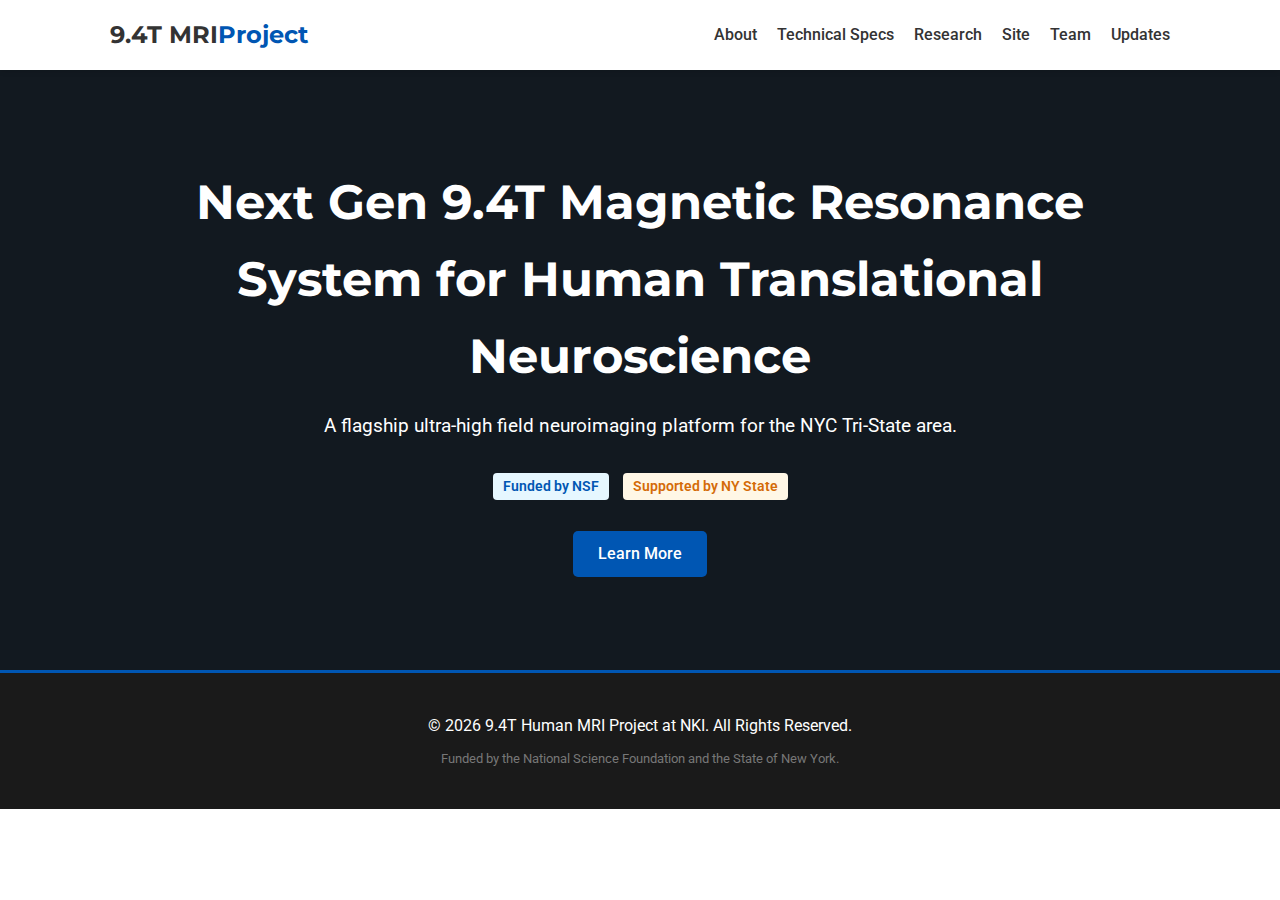
<file: index.html>
<!DOCTYPE html>
<html lang="en">
<head>
    <meta charset="UTF-8">
    <meta name="viewport" content="width=device-width, initial-scale=1.0">
    <title>Next Gen 9.4T Magnetic Resonance system for Translational Neuroscience</title>
    <link rel="stylesheet" href="css/style.css">
    <link rel="preconnect" href="https://fonts.googleapis.com">
    <link rel="preconnect" href="https://fonts.gstatic.com" crossorigin>
    <link href="https://fonts.googleapis.com/css2?family=Roboto:wght@300;400;500;700&family=Montserrat:wght@400;600;700&display=swap" rel="stylesheet">
    <link rel="stylesheet" href="https://cdnjs.cloudflare.com/ajax/libs/font-awesome/6.0.0/css/all.min.css">
</head>
<body>

    <!-- Navigation -->
    <nav class="navbar">
        <div class="container">
            <a href="index.html" class="logo">9.4T MRI <span class="highlight">Project</span></a>
            <ul class="nav-links">
                <li><a href="about.html">About</a></li>
                <li><a href="specs.html">Technical Specs</a></li>
                <li><a href="research.html">Research</a></li>
                <li><a href="site.html">Site</a></li>
                <li><a href="team.html">Team</a></li>
                <li><a href="updates.html">Updates</a></li>
            </ul>
            <div class="menu-toggle">
                <i class="fas fa-bars"></i>
            </div>
        </div>
    </nav>

    <!-- Hero Section -->
    <header class="hero">
        <div class="container">
            <h1>Next Gen 9.4T Magnetic Resonance System for Human Translational Neuroscience</h1>
            <p class="lead">A flagship ultra-high field neuroimaging platform for the NYC Tri-State area.</p>
            <div class="funding-badges">
                <span class="badge nsf">Funded by NSF</span>
                <span class="badge nys">Supported by NY State</span>
            </div>
            <a href="about.html" class="btn btn-primary">Learn More</a>
        </div>
    </header>

    <!-- Footer -->
    <footer>
        <div class="container">
            <p>&copy; 2026 9.4T Human MRI Project at NKI. All Rights Reserved.</p>
            <p class="small">Funded by the National Science Foundation and the State of New York.</p>
        </div>
    </footer>

    <script src="js/script.js"></script>
</body>
</html>
</file>
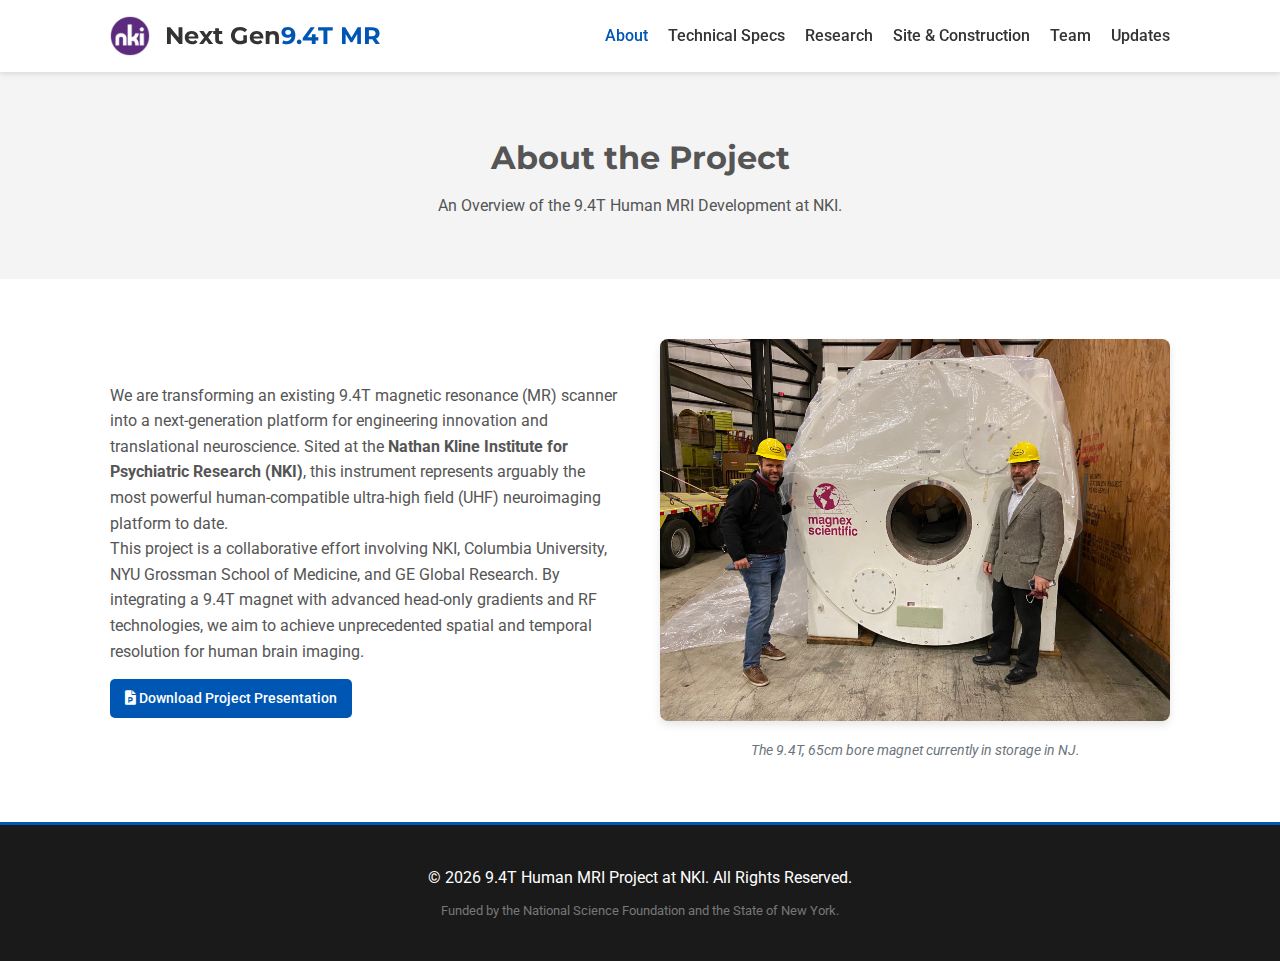
<file: about.html>
<!DOCTYPE html>
<html lang="en">
<head>
    <meta charset="UTF-8">
    <meta name="viewport" content="width=device-width, initial-scale=1.0">
    <title>About - Next Gen 9.4T Magnetic Resonance system for Translational Neuroscience</title>
    <link rel="stylesheet" href="css/style.css">
    <link rel="preconnect" href="https://fonts.googleapis.com">
    <link rel="preconnect" href="https://fonts.gstatic.com" crossorigin>
    <link href="https://fonts.googleapis.com/css2?family=Roboto:wght@300;400;500;700&family=Montserrat:wght@400;600;700&display=swap" rel="stylesheet">
    <link rel="stylesheet" href="https://cdnjs.cloudflare.com/ajax/libs/font-awesome/6.0.0/css/all.min.css">
</head>
<body>

    <!-- Navigation -->
    <nav class="navbar">
        <div class="container">
            <a href="index.html" class="logo">
                <img src="images/NKI_Logo.jpg" alt="NKI Logo">
                Next Gen <span class="highlight"> 9.4T MR</span>
            </a>
            <ul class="nav-links">
                <li><a href="about.html" class="active">About</a></li>
                <li><a href="specs.html">Technical Specs</a></li>
                <li><a href="research.html">Research</a></li>
                <li><a href="site.html">Site & Construction</a></li>
                <li><a href="team.html">Team</a></li>
                <li><a href="updates.html">Updates</a></li>
            </ul>
            <div class="menu-toggle">
                <i class="fas fa-bars"></i>
            </div>
        </div>
    </nav>

    <!-- Header -->
    <header class="page-header">
        <div class="container">
            <h1>About the Project</h1>
            <p>An Overview of the 9.4T Human MRI Development at NKI.</p>
        </div>
    </header>

    <!-- About Section -->
    <section class="section">
        <div class="container">
            <div class="content-grid">
                <div class="text-content">
                    <p>
                        We are transforming an existing 9.4T magnetic resonance (MR) scanner into a next-generation platform for engineering innovation and translational neuroscience. Sited at the <strong>Nathan Kline Institute for Psychiatric Research (NKI)</strong>, this instrument represents arguably the most powerful human-compatible ultra-high field (UHF) neuroimaging platform to date.
                    </p>
                    <p>
                        This project is a collaborative effort involving NKI, Columbia University, NYU Grossman School of Medicine, and GE Global Research. By integrating a 9.4T magnet with advanced head-only gradients and RF technologies, we aim to achieve unprecedented spatial and temporal resolution for human brain imaging.
                    </p>
                    <p style="margin-top: 15px;">
                        <a href="9.4T_at_NKI_2025.pptx" class="btn btn-primary" style="padding: 8px 15px; font-size: 0.9rem;">
                            <i class="fas fa-file-powerpoint"></i> Download Project Presentation
                        </a>
                    </p>
                </div>
                <div class="image-container">
                    <img src="images/magnet_storage.jpeg" alt="9.4T Magnet in Storage" class="zoomable" style="width: 100%; border-radius: 8px; box-shadow: 0 4px 8px rgba(0,0,0,0.1);">
                    <p class="caption">The 9.4T, 65cm bore magnet currently in storage in NJ.</p>
                </div>
            </div>
        </div>
    </section>

    <!-- Footer -->
    <footer>
        <div class="container">
            <p>&copy; 2026 9.4T Human MRI Project at NKI. All Rights Reserved.</p>
            <p class="small">Funded by the National Science Foundation and the State of New York.</p>
        </div>
    </footer>

    <script src="js/script.js"></script>
</body>
</html>
</file>
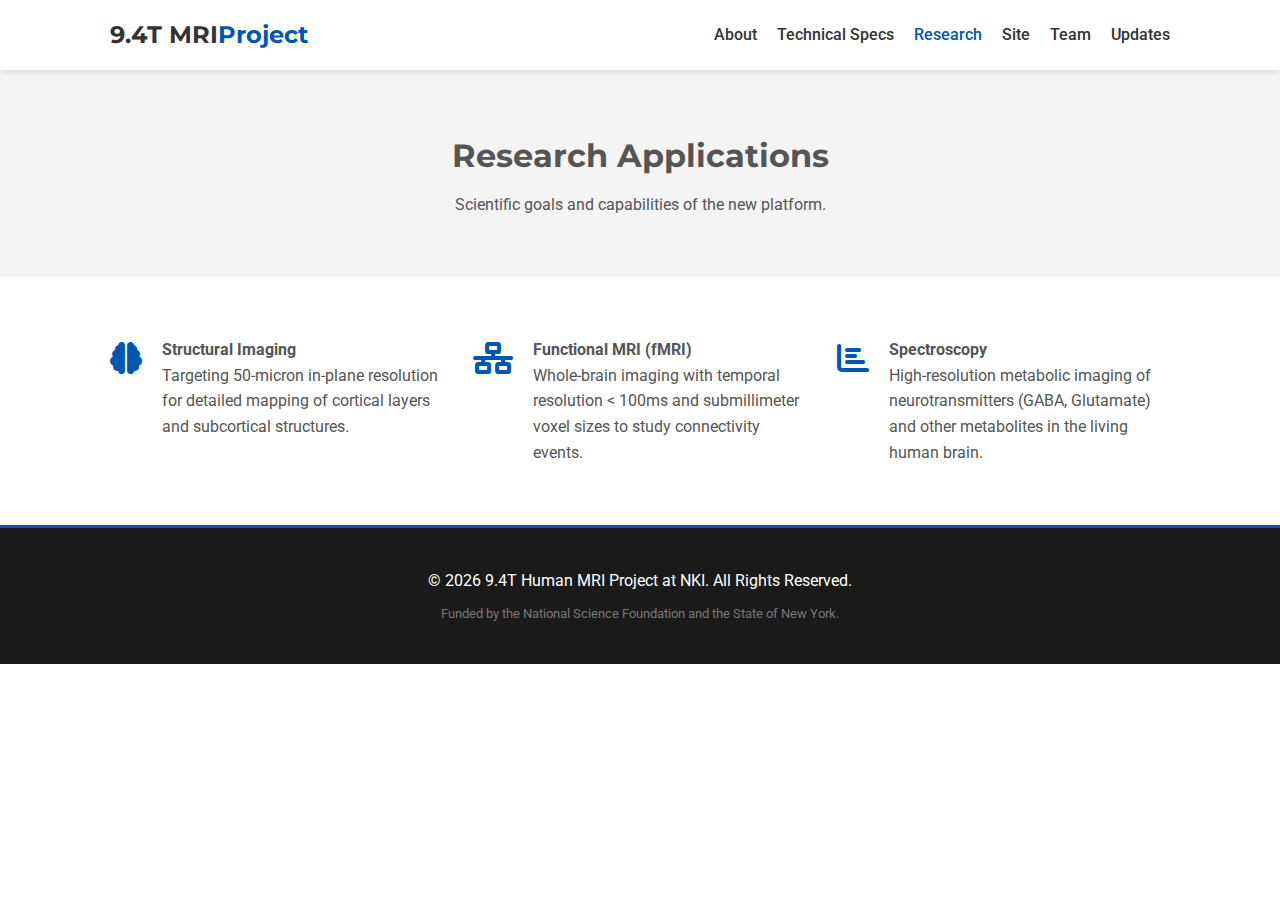
<file: research.html>
<!DOCTYPE html>
<html lang="en">
<head>
    <meta charset="UTF-8">
    <meta name="viewport" content="width=device-width, initial-scale=1.0">
    <title>Research - Next Gen 9.4T Magnetic Resonance system for Translational Neuroscience</title>
    <link rel="stylesheet" href="css/style.css">
    <link rel="preconnect" href="https://fonts.googleapis.com">
    <link rel="preconnect" href="https://fonts.gstatic.com" crossorigin>
    <link href="https://fonts.googleapis.com/css2?family=Roboto:wght@300;400;500;700&family=Montserrat:wght@400;600;700&display=swap" rel="stylesheet">
    <link rel="stylesheet" href="https://cdnjs.cloudflare.com/ajax/libs/font-awesome/6.0.0/css/all.min.css">
</head>
<body>

    <!-- Navigation -->
    <nav class="navbar">
        <div class="container">
            <a href="index.html" class="logo">9.4T MRI <span class="highlight">Project</span></a>
            <ul class="nav-links">
                <li><a href="about.html">About</a></li>
                <li><a href="specs.html">Technical Specs</a></li>
                <li><a href="research.html" class="active">Research</a></li>
                <li><a href="site.html">Site</a></li>
                <li><a href="team.html">Team</a></li>
                <li><a href="updates.html">Updates</a></li>
            </ul>
            <div class="menu-toggle">
                <i class="fas fa-bars"></i>
            </div>
        </div>
    </nav>

    <!-- Header -->
    <header class="page-header">
        <div class="container">
            <h1>Research Applications</h1>
            <p>Scientific goals and capabilities of the new platform.</p>
        </div>
    </header>

    <!-- Research Areas -->
    <section class="section">
        <div class="container">
            <ul class="feature-list">
                <li>
                    <i class="fas fa-brain"></i>
                    <div>
                        <strong>Structural Imaging</strong>
                        <p>Targeting 50-micron in-plane resolution for detailed mapping of cortical layers and subcortical structures.</p>
                    </div>
                </li>
                <li>
                    <i class="fas fa-network-wired"></i>
                    <div>
                        <strong>Functional MRI (fMRI)</strong>
                        <p>Whole-brain imaging with temporal resolution < 100ms and submillimeter voxel sizes to study connectivity events.</p>
                    </div>
                </li>
                <li>
                    <i class="fas fa-chart-bar"></i>
                    <div>
                        <strong>Spectroscopy</strong>
                        <p>High-resolution metabolic imaging of neurotransmitters (GABA, Glutamate) and other metabolites in the living human brain.</p>
                    </div>
                </li>
            </ul>
        </div>
    </section>

    <!-- Footer -->
    <footer>
        <div class="container">
            <p>&copy; 2026 9.4T Human MRI Project at NKI. All Rights Reserved.</p>
            <p class="small">Funded by the National Science Foundation and the State of New York.</p>
        </div>
    </footer>

    <script src="js/script.js"></script>
</body>
</html>
</file>
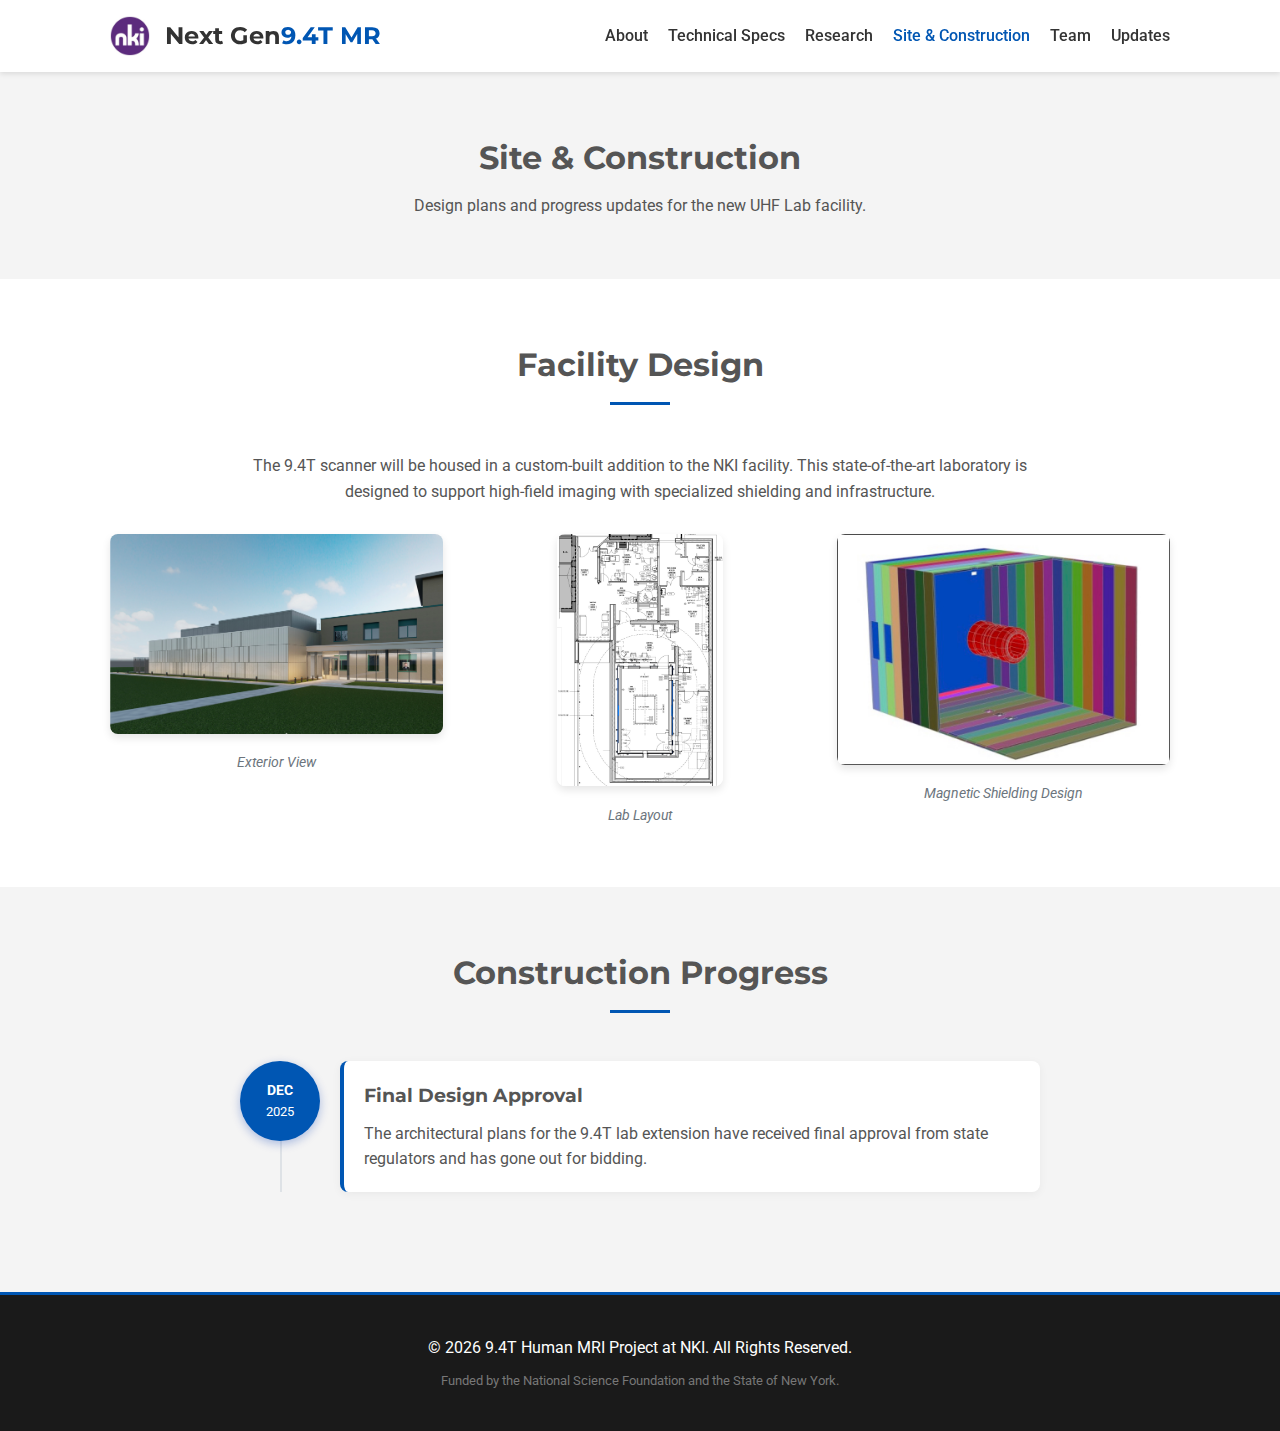
<file: site.html>
<!DOCTYPE html>
<html lang="en">
<head>
    <meta charset="UTF-8">
    <meta name="viewport" content="width=device-width, initial-scale=1.0">
    <title>Site & Construction - Next Gen 9.4T Magnetic Resonance system for Translational Neuroscience</title>
    <link rel="stylesheet" href="css/style.css">
    <link rel="preconnect" href="https://fonts.googleapis.com">
    <link rel="preconnect" href="https://fonts.gstatic.com" crossorigin>
    <link href="https://fonts.googleapis.com/css2?family=Roboto:wght@300;400;500;700&family=Montserrat:wght@400;600;700&display=swap" rel="stylesheet">
    <link rel="stylesheet" href="https://cdnjs.cloudflare.com/ajax/libs/font-awesome/6.0.0/css/all.min.css">
</head>
<body>

    <!-- Navigation -->
    <nav class="navbar">
        <div class="container">
            <a href="index.html" class="logo">
                <img src="images/NKI_Logo.jpg" alt="NKI Logo">
                Next Gen <span class="highlight">9.4T MR</span>
            </a>
            <ul class="nav-links">
                <li><a href="about.html">About</a></li>
                <li><a href="specs.html">Technical Specs</a></li>
                <li><a href="research.html">Research</a></li>
                <li><a href="site.html" class="active">Site & Construction</a></li>
                <li><a href="team.html">Team</a></li>
                <li><a href="updates.html">Updates</a></li>
            </ul>
            <div class="menu-toggle">
                <i class="fas fa-bars"></i>
            </div>
        </div>
    </nav>

    <!-- Header -->
    <header class="page-header">
        <div class="container">
            <h1>Site & Construction</h1>
            <p>Design plans and progress updates for the new UHF Lab facility.</p>
        </div>
    </header>

    <!-- Design Gallery Section -->
    <section class="section">
        <div class="container">
            <h2 class="section-title">Facility Design</h2>
            <p class="text-center" style="margin-bottom: 30px; max-width: 800px; margin-left: auto; margin-right: auto;">
                The 9.4T scanner will be housed in a custom-built addition to the NKI facility. This state-of-the-art laboratory is designed to support high-field imaging with specialized shielding and infrastructure.
            </p>
            <div class="gallery-grid">
                <div class="gallery-item">
                    <div class="image-container">
                        <img src="images/site_render.jpg" alt="Architectural Rendering Exterior" class="zoomable" style="width: 100%; border-radius: 8px; box-shadow: 0 4px 8px rgba(0,0,0,0.1);">
                    </div>
                    <p class="caption">Exterior View</p>
                </div>
                <div class="gallery-item">
                    <div class="image-container">
                        <img src="images/floor_plan.jpg" alt="Lab Floor Plan" class="zoomable" style="width: 50%; border-radius: 8px; box-shadow: 0 4px 8px rgba(0,0,0,0.1);">
                    </div>
                    <p class="caption">Lab Layout</p>
                </div>
                <div class="gallery-item">
                    <div class="image-container">
                        <img src="images/shielding.jpg" alt="Magnetic Shielding Design" class="zoomable" style="width: 100%; border-radius: 8px; box-shadow: 0 4px 8px rgba(0,0,0,0.1);">
                    </div>
                    <p class="caption">Magnetic Shielding Design</p>
                    </div>
                </div>
            </div>
        </div>
    </section>

    <!-- Construction Updates Section -->
    <section class="section bg-light">
        <div class="container">
            <h2 class="section-title">Construction Progress</h2>
            <div class="timeline">
                
                <!-- Construction Update Item -->
                <div class="update-item">
                    <div class="date-badge">
                        <span class="month">DEC</span>
                        <span class="year">2025</span>
                    </div>
                    <div class="update-content">
                        <h3>Final Design Approval</h3>
                        <p>The architectural plans for the 9.4T lab extension have received final approval from state regulators and has gone out for bidding.</p>
                    </div>
                </div>

            </div>
        </div>
    </section>

    <!-- Footer -->
    <footer>
        <div class="container">
            <p>&copy; 2026 9.4T Human MRI Project at NKI. All Rights Reserved.</p>
            <p class="small">Funded by the National Science Foundation and the State of New York.</p>
        </div>
    </footer>

    <script src="js/script.js"></script>
</body>
</html>
</file>
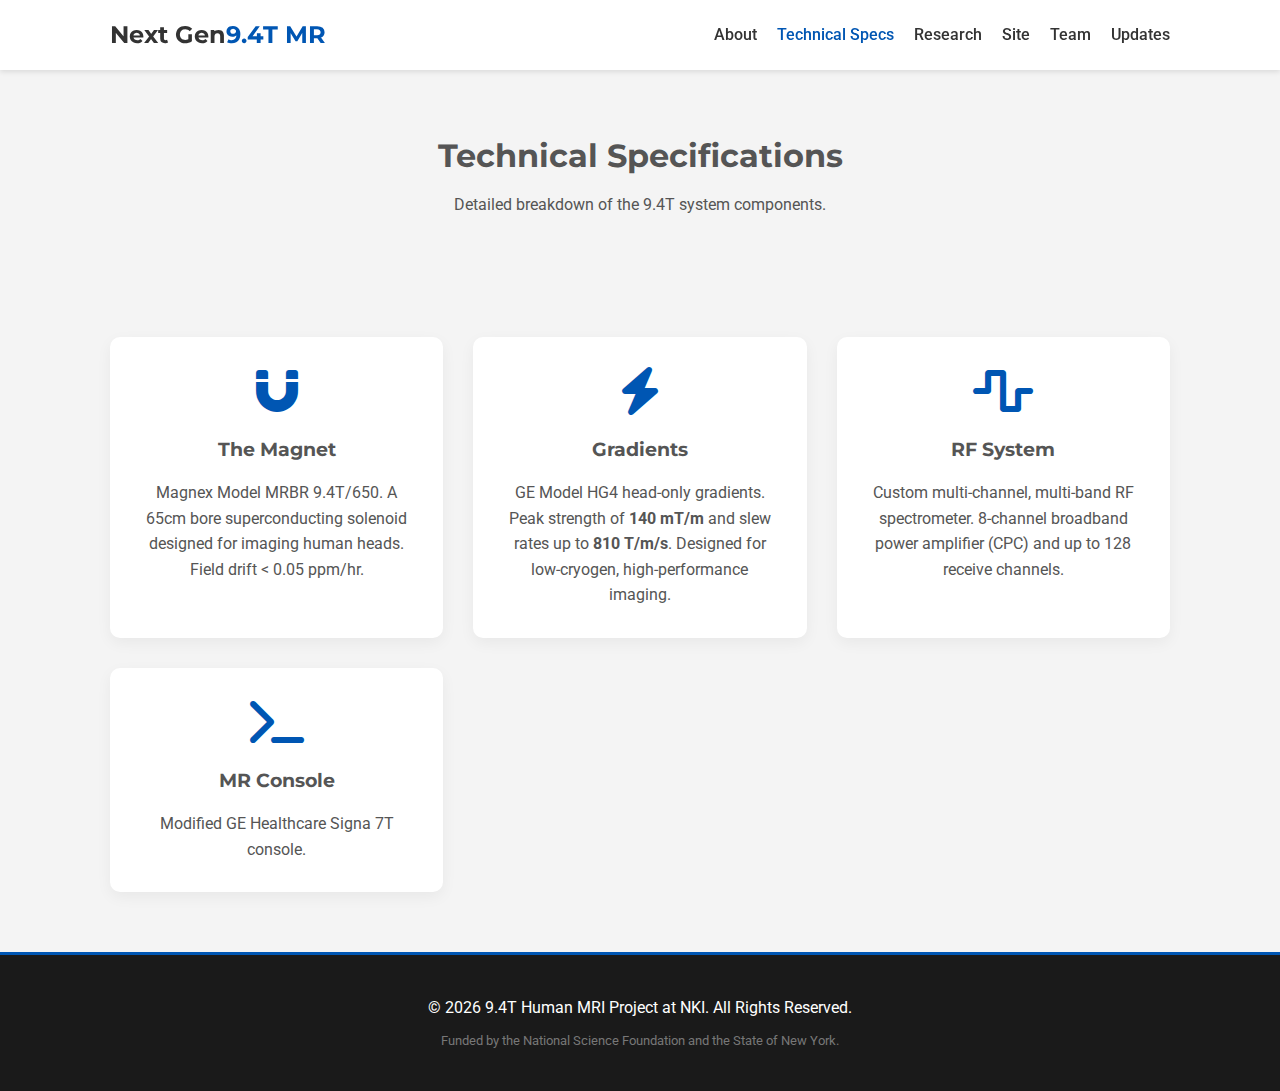
<file: specs.html>
<!DOCTYPE html>
<html lang="en">
<head>
    <meta charset="UTF-8">
    <meta name="viewport" content="width=device-width, initial-scale=1.0">
    <title>Specs - Next Gen 9.4T Magnetic Resonance system for Translational Neuroscience</title>
    <link rel="stylesheet" href="css/style.css">
    <link rel="preconnect" href="https://fonts.googleapis.com">
    <link rel="preconnect" href="https://fonts.gstatic.com" crossorigin>
    <link href="https://fonts.googleapis.com/css2?family=Roboto:wght@300;400;500;700&family=Montserrat:wght@400;600;700&display=swap" rel="stylesheet">
    <link rel="stylesheet" href="https://cdnjs.cloudflare.com/ajax/libs/font-awesome/6.0.0/css/all.min.css">
</head>
<body>

    <!-- Navigation -->
    <nav class="navbar">
        <div class="container">
            <a href="index.html" class="logo">Next Gen <span class="highlight">9.4T MR</span></a>
            <ul class="nav-links">
                <li><a href="about.html">About</a></li>
                <li><a href="specs.html" class="active">Technical Specs</a></li>
                <li><a href="research.html">Research</a></li>
                <li><a href="site.html">Site</a></li>
                <li><a href="team.html">Team</a></li>
                <li><a href="updates.html">Updates</a></li>
            </ul>
            <div class="menu-toggle">
                <i class="fas fa-bars"></i>
            </div>
        </div>
    </nav>

    <!-- Header -->
    <header class="page-header">
        <div class="container">
            <h1>Technical Specifications</h1>
            <p>Detailed breakdown of the 9.4T system components.</p>
        </div>
    </header>

    <!-- Technical Specs Section -->
    <section class="section bg-light">
        <div class="container">
            <div class="cards-grid">
                <div class="card">
                    <i class="fas fa-magnet card-icon"></i>
                    <h3>The Magnet</h3>
                    <p>Magnex Model MRBR 9.4T/650. A 65cm bore superconducting solenoid designed for imaging human heads. Field drift < 0.05 ppm/hr.</p>
                </div>
                <div class="card">
                    <i class="fas fa-bolt card-icon"></i>
                    <h3>Gradients</h3>
                    <p>GE Model HG4 head-only gradients. Peak strength of <strong>140 mT/m</strong> and slew rates up to <strong>810 T/m/s</strong>. Designed for low-cryogen, high-performance imaging.</p>
                </div>
                <div class="card">
                    <i class="fas fa-wave-square card-icon"></i>
                    <h3>RF System</h3>
                    <p>Custom multi-channel, multi-band RF spectrometer. 8-channel broadband power amplifier (CPC) and up to 128 receive channels.</p>
                </div>
                <div class="card">
                    <i class="fas fa-terminal card-icon"></i>
                    <h3>MR Console</h3>
                    <p>Modified GE Healthcare Signa 7T console.</p>
                </div>
            </div>
        </div>
    </section>

    <!-- Footer -->
    <footer>
        <div class="container">
            <p>&copy; 2026 9.4T Human MRI Project at NKI. All Rights Reserved.</p>
            <p class="small">Funded by the National Science Foundation and the State of New York.</p>
        </div>
    </footer>

    <script src="js/script.js"></script>
</body>
</html>
</file>
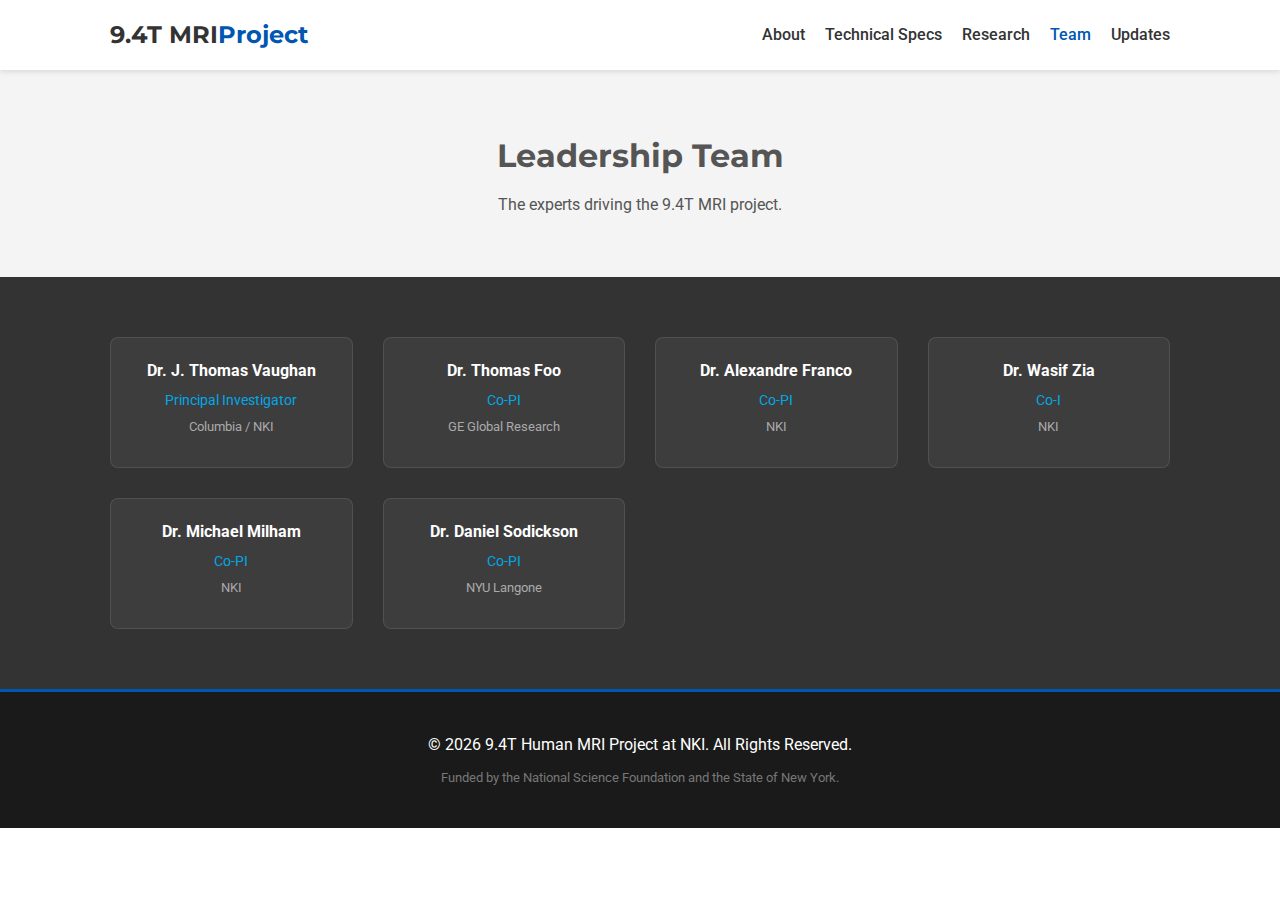
<file: team.html>
<!DOCTYPE html>
<html lang="en">
<head>
    <meta charset="UTF-8">
    <meta name="viewport" content="width=device-width, initial-scale=1.0">
    <title>Team - Next Gen 9.4T Magnetic Resonance system for Translational Neuroscience</title>
    <link rel="stylesheet" href="css/style.css">
    <link rel="preconnect" href="https://fonts.googleapis.com">
    <link rel="preconnect" href="https://fonts.gstatic.com" crossorigin>
    <link href="https://fonts.googleapis.com/css2?family=Roboto:wght@300;400;500;700&family=Montserrat:wght@400;600;700&display=swap" rel="stylesheet">
    <link rel="stylesheet" href="https://cdnjs.cloudflare.com/ajax/libs/font-awesome/6.0.0/css/all.min.css">
</head>
<body>

    <!-- Navigation -->
    <nav class="navbar">
        <div class="container">
            <a href="index.html" class="logo">9.4T MRI <span class="highlight">Project</span></a>
            <ul class="nav-links">
                <li><a href="about.html">About</a></li>
                <li><a href="specs.html">Technical Specs</a></li>
                <li><a href="research.html">Research</a></li>
                <li><a href="team.html" class="active">Team</a></li>
                <li><a href="updates.html">Updates</a></li>
            </ul>
            <div class="menu-toggle">
                <i class="fas fa-bars"></i>
            </div>
        </div>
    </nav>

    <!-- Header -->
    <header class="page-header">
        <div class="container">
            <h1>Leadership Team</h1>
            <p>The experts driving the 9.4T MRI project.</p>
        </div>
    </header>

    <!-- Team Section -->
    <section class="section bg-dark">
        <div class="container">
            <div class="team-grid">
                <div class="team-member">
                    <h4>Dr. J. Thomas Vaughan</h4>
                    <span class="role">Principal Investigator</span>
                    <span class="institution">Columbia / NKI</span>
                </div>
                <div class="team-member">
                    <h4>Dr. Thomas Foo</h4>
                    <span class="role">Co-PI</span>
                    <span class="institution">GE Global Research</span>
                </div>
                <div class="team-member">
                    <h4>Dr. Alexandre Franco</h4>
                    <span class="role">Co-PI</span>
                    <span class="institution">NKI</span>
                </div>
                <div class="team-member">
                    <h4>Dr. Wasif Zia</h4>
                    <span class="role">Co-I</span>
                    <span class="institution">NKI</span>
                </div>
                <div class="team-member">
                    <h4>Dr. Michael Milham</h4>
                    <span class="role">Co-PI</span>
                    <span class="institution">NKI</span>
                </div>
                <div class="team-member">
                    <h4>Dr. Daniel Sodickson</h4>
                    <span class="role">Co-PI</span>
                    <span class="institution">NYU Langone</span>
                </div>

            </div>
        </div>
    </section>

    <!-- Footer -->
    <footer>
        <div class="container">
            <p>&copy; 2026 9.4T Human MRI Project at NKI. All Rights Reserved.</p>
            <p class="small">Funded by the National Science Foundation and the State of New York.</p>
        </div>
    </footer>

    <script src="js/script.js"></script>
</body>
</html>
</file>
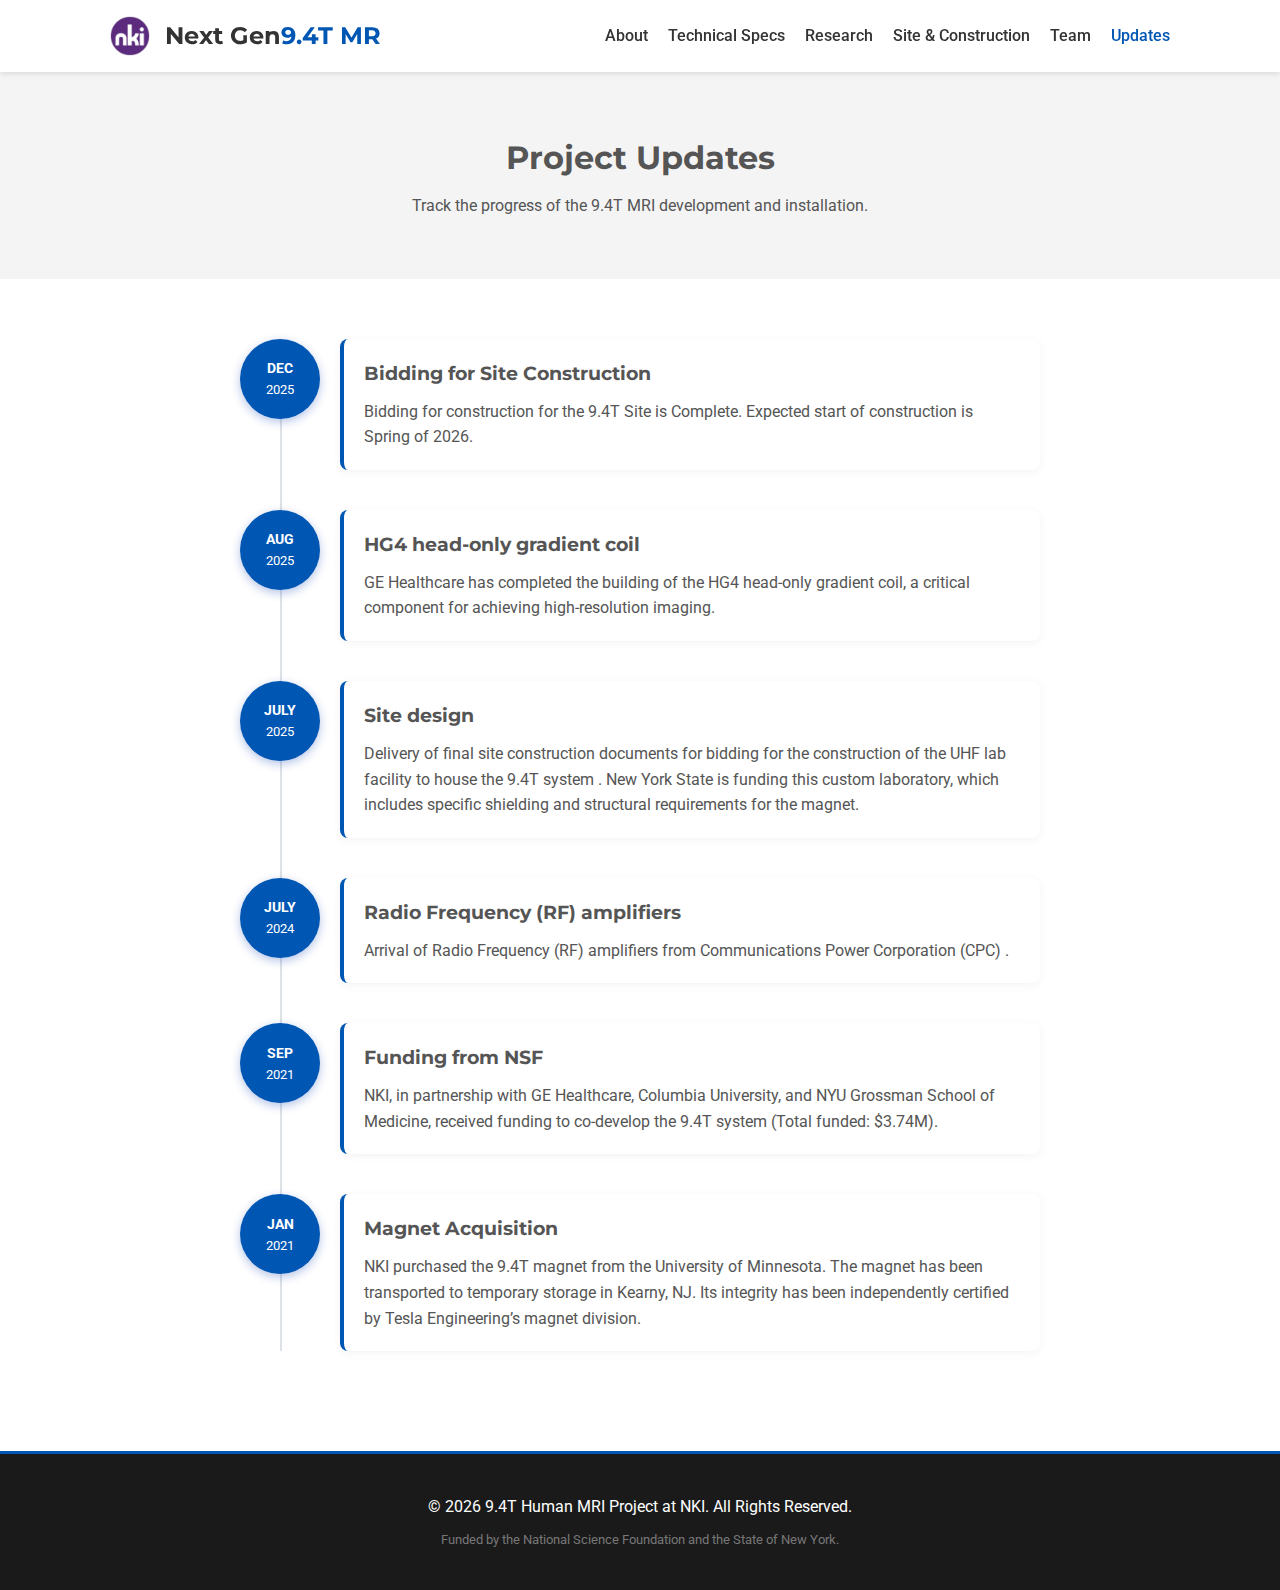
<file: updates.html>
<!DOCTYPE html>
<html lang="en">
<head>
    <meta charset="UTF-8">
    <meta name="viewport" content="width=device-width, initial-scale=1.0">
    <title>Updates - Next Gen 9.4T Magnetic Resonance system for Translational Neuroscience</title>
    <link rel="stylesheet" href="css/style.css">
    <link rel="preconnect" href="https://fonts.googleapis.com">
    <link rel="preconnect" href="https://fonts.gstatic.com" crossorigin>
    <link href="https://fonts.googleapis.com/css2?family=Roboto:wght@300;400;500;700&family=Montserrat:wght@400;600;700&display=swap" rel="stylesheet">
    <link rel="stylesheet" href="https://cdnjs.cloudflare.com/ajax/libs/font-awesome/6.0.0/css/all.min.css">
</head>
<body>

    <!-- Navigation -->
    <nav class="navbar">
        <div class="container">
            <a href="index.html" class="logo">
                <img src="images/NKI_Logo.jpg" alt="NKI Logo">
                Next Gen <span class="highlight">9.4T MR</span>
            </a>
            <ul class="nav-links">
                <li><a href="about.html">About</a></li>
                <li><a href="specs.html">Technical Specs</a></li>
                <li><a href="research.html">Research</a></li>
                <li><a href="site.html">Site & Construction</a></li>
                <li><a href="team.html">Team</a></li>
                <li><a href="updates.html" class="active">Updates</a></li>
            </ul>
            <div class="menu-toggle">
                <i class="fas fa-bars"></i>
            </div>
        </div>
    </nav>

    <!-- Header -->
    <header class="page-header">
        <div class="container">
            <h1>Project Updates</h1>
            <p>Track the progress of the 9.4T MRI development and installation.</p>
        </div>
    </header>

    <!-- Updates Feed -->
    <section class="section">
        <div class="container">
            <div class="timeline">
                
                

                <!-- Update Item (Historical based on PDF) -->
                <div class="update-item">
                    <div class="date-badge">
                        <span class="month">DEC</span>
                        <span class="year">2025</span>
                    </div>
                    <div class="update-content">
                        <h3>Bidding for Site Construction </h3>
                        <p>Bidding for construction for the 9.4T Site is Complete. Expected start of construction is Spring of 2026.</p>
                    </div>
                </div>

                <!-- Update Item (Historical based on PDF) -->
                <div class="update-item">
                    <div class="date-badge">
                        <span class="month">AUG</span>
                        <span class="year">2025</span>
                    </div>
                    <div class="update-content">
                        <h3>HG4 head-only gradient coil </h3>
                        <p>GE Healthcare has completed the building of the  HG4 head-only gradient coil, a critical component for achieving high-resolution imaging.</p>
                    </div>
                </div>

                <!-- Update Item (Historical based on PDF) -->
                <div class="update-item">
                    <div class="date-badge">
                        <span class="month">JULY</span>
                        <span class="year">2025</span>
                    </div>
                    <div class="update-content">
                        <h3>Site design </h3>
                        <p>Delivery of final site construction documents for bidding for the construction of the UHF lab facility to house the 9.4T system . New York State is funding this custom laboratory, which includes specific shielding and structural requirements for the magnet.</p>
                    </div>
                </div>

                <!-- Update Item (Historical based on PDF) -->
                <div class="update-item">
                    <div class="date-badge">
                        <span class="month">JULY</span>
                        <span class="year">2024</span>
                    </div>
                    <div class="update-content">
                        <h3>Radio Frequency (RF) amplifiers </h3>
                        <p>Arrival of Radio Frequency (RF) amplifiers from Communications Power Corporation (CPC) .</p>
                    </div>
                </div>

                <div class="update-item">
                    <div class="date-badge">
                        <span class="month">SEP</span>
                        <span class="year">2021</span>
                    </div>
                    <div class="update-content">
                        <h3>Funding from NSF</h3>
                        <p>NKI, in partnership with GE Healthcare, Columbia University, and NYU Grossman School of Medicine, received funding to co-develop the 9.4T system (Total funded: $3.74M).</p>
                    </div>
                </div>

                <div class="update-item">
                    <div class="date-badge">
                        <span class="month">Jan</span>
                        <span class="year">2021</span>
                    </div>
                    <div class="update-content">
                        <h3>Magnet Acquisition </h3>
                        <p>NKI purchased the 9.4T magnet from the University of Minnesota. The magnet has been transported to temporary storage in Kearny, NJ. Its integrity has been independently certified by Tesla Engineering’s magnet division.</p>
                    </div>
                </div>

                
                 

            </div>
        </div>
    </section>

    <!-- Footer -->
    <footer>
        <div class="container">
            <p>&copy; 2026 9.4T Human MRI Project at NKI. All Rights Reserved.</p>
            <p class="small">Funded by the National Science Foundation and the State of New York.</p>
        </div>
    </footer>

    <script src="js/script.js"></script>
</body>
</html>
</file>
<file: css/style.css>
:root {
    --primary-color: #0056b3; /* Deep Blue */
    --secondary-color: #00a8e8; /* Lighter Blue */
    --dark-color: #333;
    --light-color: #f4f4f4;
    --white: #fff;
    --text-color: #555;
    --font-heading: 'Montserrat', sans-serif;
    --font-body: 'Roboto', sans-serif;
}

* {
    margin: 0;
    padding: 0;
    box-sizing: border-box;
}

body {
    font-family: var(--font-body);
    line-height: 1.6;
    color: var(--text-color);
    background-color: var(--white);
}

a {
    text-decoration: none;
    color: var(--primary-color);
    transition: color 0.3s;
}

a:hover {
    color: var(--secondary-color);
}

ul {
    list-style: none;
}

img {
    max-width: 100%;
}

.container {
    max-width: 1100px;
    margin: 0 auto;
    padding: 0 20px;
}

/* Utilities */
.text-center { text-align: center; }
.bg-light { background-color: var(--light-color); }
.bg-dark { background-color: var(--dark-color); color: var(--white); }
.text-white { color: var(--white); }

.btn {
    display: inline-block;
    background: var(--primary-color);
    color: var(--white);
    padding: 10px 25px;
    border: none;
    border-radius: 5px;
    cursor: pointer;
    font-weight: 500;
}

.btn:hover {
    background: var(--secondary-color);
    color: var(--white);
}

/* Navbar */
.navbar {
    background: var(--white);
    box-shadow: 0 2px 5px rgba(0,0,0,0.1);
    position: sticky;
    top: 0;
    z-index: 1000;
    padding: 1rem 0;
}

.navbar .container {
    display: flex;
    justify-content: space-between;
    align-items: center;
}

.navbar .logo {
    font-family: var(--font-heading);
    font-size: 1.5rem;
    font-weight: 700;
    color: var(--dark-color);
    display: flex;
    align-items: center;
}

.navbar .logo img {
    height: 40px;
    margin-right: 15px;
}

.navbar .logo .highlight {
    color: var(--primary-color);
}

.nav-links {
    display: flex;
}

.nav-links li {
    margin-left: 20px;
}

.nav-links a {
    color: var(--dark-color);
    font-weight: 500;
}

.nav-links a.active, .nav-links a:hover {
    color: var(--primary-color);
}

.menu-toggle {
    display: none;
    cursor: pointer;
    font-size: 1.5rem;
}

/* Hero Section */
.hero {
    background: linear-gradient(rgba(0, 0, 0, 0.6), rgba(0, 0, 0, 0.6)), url('https://images.unsplash.com/photo-1559757175-5779524558e6?auto=format&fit=crop&w=1950&q=80') no-repeat center center/cover;
    height: 80vh; /* Fallback */
    height: 600px;
    display: flex;
    align-items: center;
    justify-content: center;
    text-align: center;
    color: var(--white);
    position: relative;
    background-color: #2c3e50; /* Fallback color */
}

.hero h1 {
    font-family: var(--font-heading);
    font-size: 3rem;
    margin-bottom: 1rem;
}

.hero .lead {
    font-size: 1.2rem;
    margin-bottom: 2rem;
    max-width: 700px;
    margin-left: auto;
    margin-right: auto;
}

.funding-badges {
    margin-bottom: 2rem;
}

.badge {
    padding: 5px 10px;
    border-radius: 4px;
    font-size: 0.9rem;
    margin: 0 5px;
    font-weight: 600;
}

.badge.nsf { background-color: #e6f7ff; color: #0056b3; }
.badge.nys { background-color: #fff7e6; color: #d46b08; }

/* Sections */
.section {
    padding: 60px 0;
}

.section-title {
    font-family: var(--font-heading);
    font-size: 2rem;
    text-align: center;
    margin-bottom: 3rem;
    position: relative;
    padding-bottom: 15px;
}

.section-title::after {
    content: '';
    position: absolute;
    bottom: 0;
    left: 50%;
    transform: translateX(-50%);
    width: 60px;
    height: 3px;
    background: var(--primary-color);
}

/* About Grid */
.content-grid {
    display: grid;
    grid-template-columns: 1fr 1fr;
    gap: 40px;
    align-items: center;
}

.image-placeholder {
    background: #e9ecef;
    border-radius: 10px;
    padding: 20px;
    text-align: center;
    min-height: 300px;
    display: flex;
    flex-direction: column;
    justify-content: center;
    align-items: center;
}

.placeholder-box {
    font-size: 1.2rem;
    color: #adb5bd;
    margin-bottom: 15px;
}

.placeholder-box i {
    font-size: 4rem;
    display: block;
    margin-bottom: 10px;
}

.caption {
    font-size: 0.9rem;
    color: #6c757d;
    font-style: italic;
    margin-top: 10px;
    text-align: center;
}

/* Cards Grid */
.cards-grid {
    display: grid;
    grid-template-columns: repeat(auto-fit, minmax(300px, 1fr));
    gap: 30px;
}

.card {
    background: var(--white);
    padding: 30px;
    border-radius: 10px;
    box-shadow: 0 5px 15px rgba(0,0,0,0.05);
    text-align: center;
    transition: transform 0.3s;
}

.card:hover {
    transform: translateY(-5px);
}

.card-icon {
    font-size: 3rem;
    color: var(--primary-color);
    margin-bottom: 20px;
}

.card h3 {
    margin-bottom: 15px;
    font-family: var(--font-heading);
}

/* Research List */
.feature-list {
    display: grid;
    grid-template-columns: repeat(auto-fit, minmax(300px, 1fr));
    gap: 30px;
}

.feature-list li {
    display: flex;
    align-items: flex-start;
}

.feature-list i {
    font-size: 2rem;
    color: var(--primary-color);
    margin-right: 20px;
    margin-top: 5px;
}

/* Team Grid */
.team-grid {
    display: grid;
    grid-template-columns: repeat(auto-fit, minmax(200px, 1fr));
    gap: 30px;
    text-align: center;
}

.team-member {
    background: rgba(255,255,255,0.05);
    padding: 20px;
    border-radius: 8px;
    border: 1px solid rgba(255,255,255,0.1);
}

.team-member h4 {
    margin-bottom: 5px;
    color: var(--white);
}

.team-member .role {
    display: block;
    font-size: 0.9rem;
    color: var(--secondary-color);
    margin-bottom: 5px;
}

.team-member .institution {
    display: block;
    font-size: 0.8rem;
    color: #aaa;
    margin-bottom: 10px;
}

.team-member .contribution {
    font-size: 0.85rem;
    color: var(--white);
    font-style: italic;
    border-top: 1px solid rgba(255,255,255,0.1);
    padding-top: 10px;
}

/* Advisory Committee */
.advisory-grid {
    display: grid;
    grid-template-columns: repeat(auto-fit, minmax(250px, 1fr));
    gap: 20px;
}

.advisory-member {
    background: var(--light-color);
    padding: 15px;
    border-radius: 5px;
    border-left: 3px solid var(--secondary-color);
}

.advisory-member h5 {
    font-size: 1rem;
    color: var(--dark-color);
    margin-bottom: 5px;
}

.advisory-member p {
    font-size: 0.85rem;
    color: var(--text-color);
}

/* Updates Page */
.page-header {
    background: var(--light-color);
    padding: 60px 0;
    text-align: center;
}

.page-header h1 {
    font-family: var(--font-heading);
    margin-bottom: 10px;
}

.timeline {
    position: relative;
    max-width: 800px;
    margin: 0 auto;
}

.timeline::before {
    content: '';
    position: absolute;
    left: 40px;
    top: 0;
    bottom: 0;
    width: 2px;
    background: #dee2e6;
}

.update-item {
    position: relative;
    margin-bottom: 40px;
    padding-left: 100px;
}

.date-badge {
    position: absolute;
    left: 0;
    top: 0;
    width: 80px;
    height: 80px;
    background: var(--primary-color);
    color: var(--white);
    border-radius: 50%;
    display: flex;
    flex-direction: column;
    align-items: center;
    justify-content: center;
    z-index: 1;
    box-shadow: 0 3px 10px rgba(0,56,179,0.3);
}

.date-badge .month { font-weight: 700; text-transform: uppercase; font-size: 0.9rem; }
.date-badge .year { font-size: 0.8rem; }

.update-content {
    background: var(--white);
    padding: 20px;
    border-radius: 8px;
    box-shadow: 0 2px 10px rgba(0,0,0,0.05);
    border-left: 4px solid var(--primary-color);
}

.update-content h3 {
    margin-bottom: 10px;
    font-family: var(--font-heading);
}

/* Gallery Grid */
.gallery-grid {
    display: grid;
    grid-template-columns: repeat(auto-fit, minmax(300px, 1fr));
    gap: 30px;
}

.gallery-item {
    text-align: center;
}

.gallery-item .image-placeholder {
    margin-bottom: 10px;
    background: #e9ecef;
    border-radius: 8px;
    display: flex;
    flex-direction: column;
    justify-content: center;
    align-items: center;
    color: #adb5bd;
}

/* Lightbox styles */
.lightbox {
    display: none;
    position: fixed;
    z-index: 2000;
    padding-top: 50px;
    left: 0;
    top: 0;
    width: 100%;
    height: 100%;
    overflow: auto;
    background-color: rgba(0,0,0,0.9);
}

.lightbox-content {
    margin: auto;
    display: block;
    max-width: 90%;
    max-height: 80vh;
    animation-name: zoom;
    animation-duration: 0.3s;
}

.lightbox-caption {
    margin: auto;
    display: block;
    width: 80%;
    max-width: 700px;
    text-align: center;
    color: #ccc;
    padding: 10px 0;
    height: 150px;
}

.lightbox-close {
    position: absolute;
    top: 15px;
    right: 35px;
    color: #f1f1f1;
    font-size: 40px;
    font-weight: bold;
    transition: 0.3s;
    cursor: pointer;
}

.lightbox-close:hover,
.lightbox-close:focus {
    color: #bbb;
    text-decoration: none;
    cursor: pointer;
}

@keyframes zoom {
    from {transform:scale(0)}
    to {transform:scale(1)}
}

/* Clickable image cue */
.zoomable {
    cursor: pointer;
    transition: 0.3s;
}

.zoomable:hover {
    opacity: 0.9;
    box-shadow: 0 0 15px rgba(0,0,0,0.3) !important;
}

/* Footer */
footer {
    background: #1a1a1a;
    color: #fff;
    padding: 40px 0;
    text-align: center;
    border-top: 3px solid var(--primary-color);
}

footer .small {
    font-size: 0.8rem;
    color: #777;
    margin-top: 10px;
}

/* Responsive */
@media (max-width: 768px) {
    .hero h1 { font-size: 2rem; }
    .nav-links {
        display: none;
        flex-direction: column;
        width: 100%;
        position: absolute;
        top: 60px;
        left: 0;
        background: var(--white);
        box-shadow: 0 5px 10px rgba(0,0,0,0.1);
        padding: 20px 0;
    }
    
    .nav-links.active { display: flex; }
    .nav-links li { margin: 10px 0; text-align: center; }
    .menu-toggle { display: block; }
    
    .content-grid { grid-template-columns: 1fr; }
    
    .timeline::before { left: 20px; }
    .update-item { padding-left: 60px; }
    .date-badge { width: 40px; height: 40px; left: 0; }
    .date-badge .month { display: none; }
    .date-badge .year { font-size: 0.7rem; }
}
</file>
